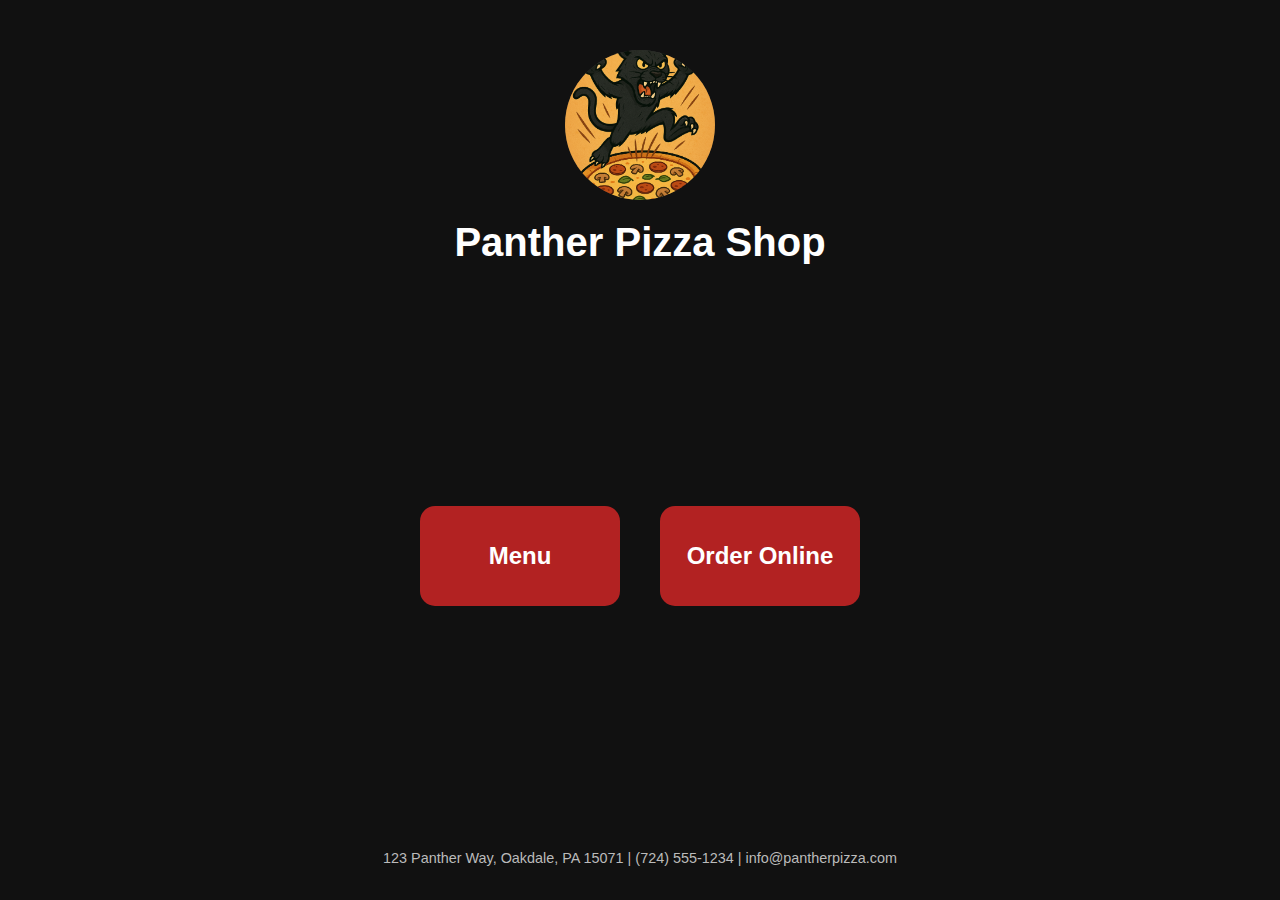
<file: index.html>
<!DOCTYPE html>
<html lang="en">
<head>
  <meta charset="UTF-8" />
  <meta name="viewport" content="width=device-width, initial-scale=1.0" />
  <title>Panther Pizza Shop</title>

  <!-- Link to external CSS -->
  <link rel="stylesheet" href="stylesheet.css" />
</head>
<body>
  <header>
    <div class="logo">
      <!-- Replace with your actual logo -->
      <img src="panther.png" alt="Panther Pizza Logo" />
    </div>
    <h1>Panther Pizza Shop</h1>
  </header>

  <main>
    <div class="button-container">
  <a href="menu.html" class="btn">Menu</a>
  <a href="#" class="btn">Order Online</a>
</div>

  </main>

  <footer>
    <p>123 Panther Way, Oakdale, PA 15071 | (724) 555-1234 | info@pantherpizza.com</p>
  </footer>
</body>
</html>
</file>
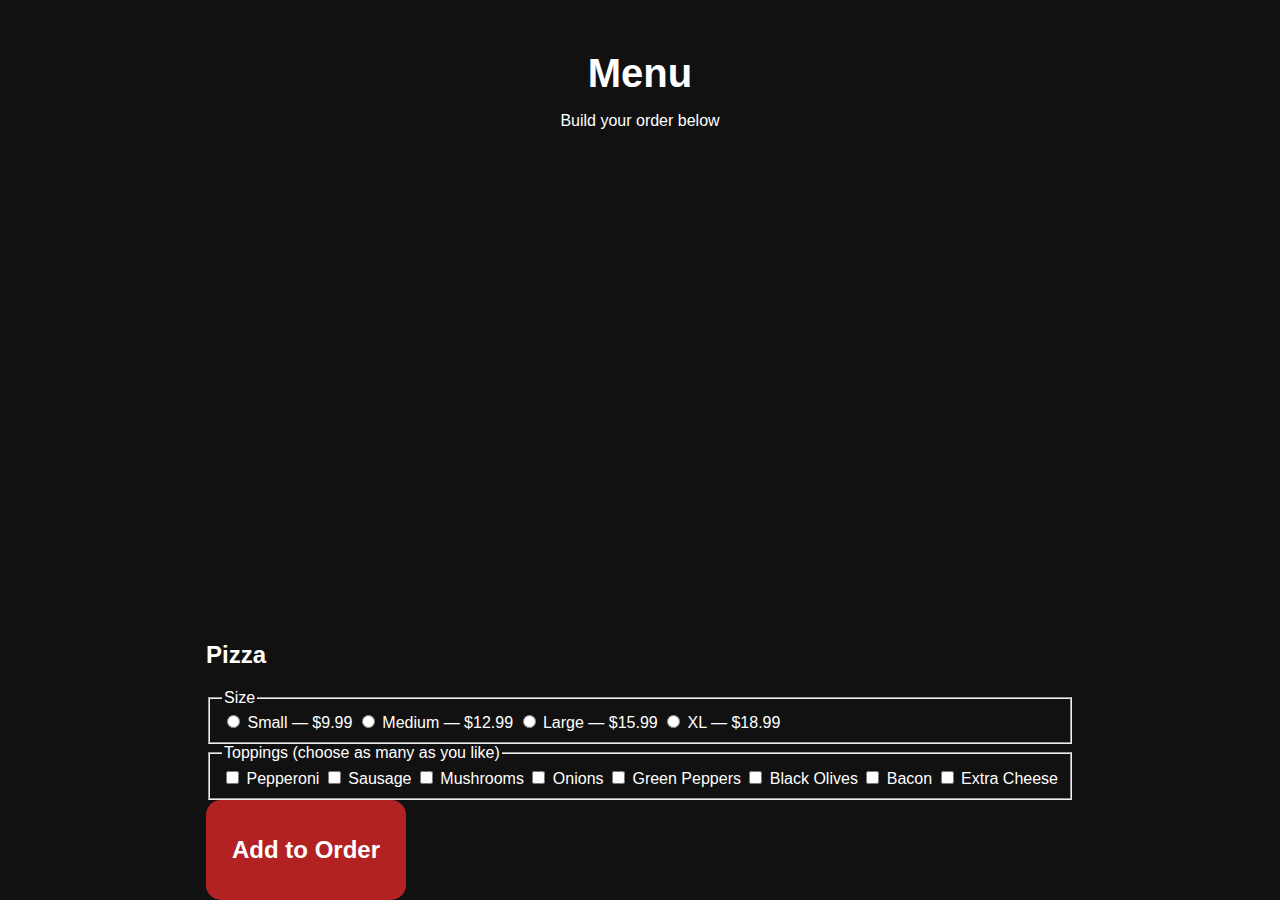
<file: menu.html>
<!DOCTYPE html>
<html lang="en">
<head>
  <meta charset="UTF-8" />
  <meta name="viewport" content="width=device-width, initial-scale=1.0"/>
  <title>Panther Pizza Shop — Menu</title>
  <link rel="stylesheet" href="stylesheet.css" />
</head>
<body>
  <header class="menu-header">
    <h1>Menu</h1>
    <p class="subhead">Build your order below</p>
  </header>

  <!-- SECTION 1: PIZZA -->
  <section class="menu-section" id="section-pizza">
    <h2>Pizza</h2>
    <form id="form-pizza">
      <fieldset>
        <legend>Size</legend>
        <label><input type="radio" name="size" value="Small ($9.99)" required> Small — $9.99</label>
        <label><input type="radio" name="size" value="Medium ($12.99)"> Medium — $12.99</label>
        <label><input type="radio" name="size" value="Large ($15.99)"> Large — $15.99</label>
        <label><input type="radio" name="size" value="XL ($18.99)"> XL — $18.99</label>
      </fieldset>

      <fieldset>
        <legend>Toppings (choose as many as you like)</legend>
        <div class="grid toppings">
          <label><input type="checkbox" name="toppings" value="Pepperoni"> Pepperoni</label>
          <label><input type="checkbox" name="toppings" value="Sausage"> Sausage</label>
          <label><input type="checkbox" name="toppings" value="Mushrooms"> Mushrooms</label>
          <label><input type="checkbox" name="toppings" value="Onions"> Onions</label>
          <label><input type="checkbox" name="toppings" value="Green Peppers"> Green Peppers</label>
          <label><input type="checkbox" name="toppings" value="Black Olives"> Black Olives</label>
          <label><input type="checkbox" name="toppings" value="Bacon"> Bacon</label>
          <label><input type="checkbox" name="toppings" value="Extra Cheese"> Extra Cheese</label>
        </div>
      </fieldset>

      <div class="actions">
        <button type="button" class="btn" data-add="pizza">Add to Order</
</file>
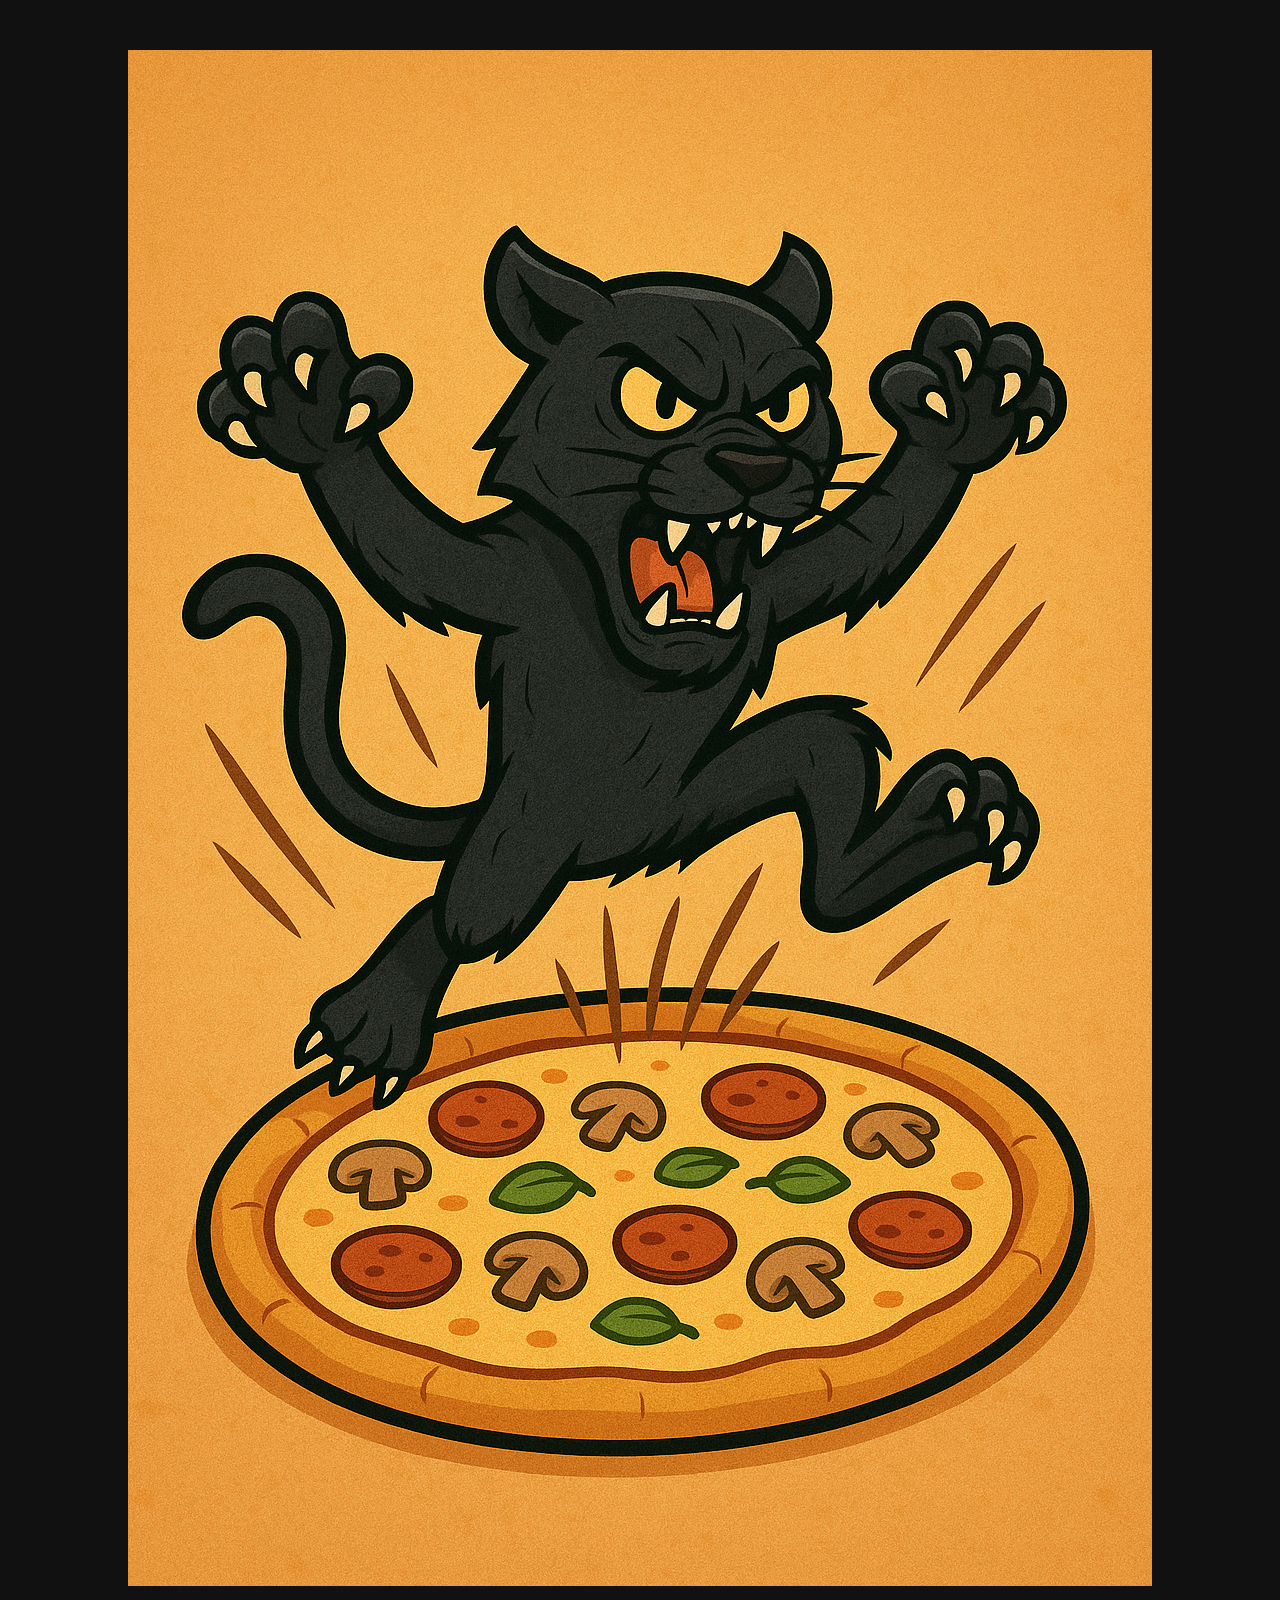
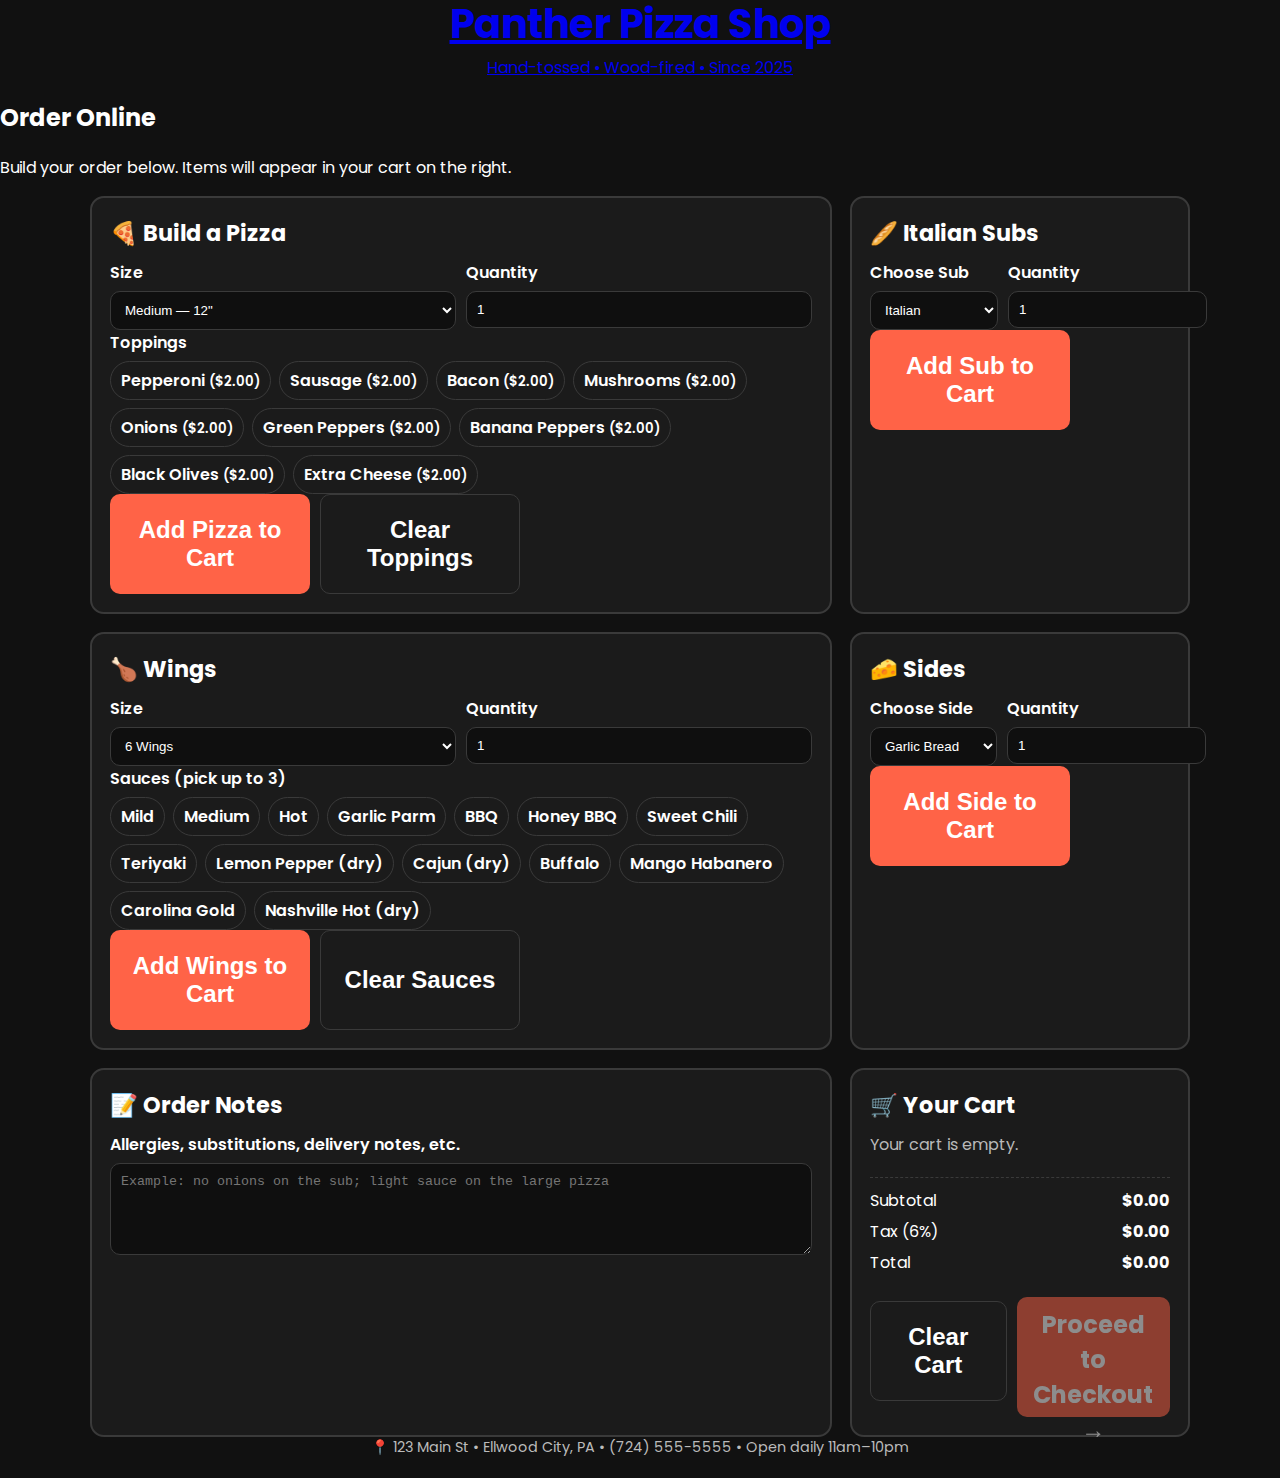
<file: order.html>
<!doctype html>
<html lang="en">
<head>
  <meta charset="utf-8" />
  <meta name="viewport" content="width=device-width, initial-scale=1" />
  <title>Panther Pizza Shop — Order Online</title>
  <meta name="description" content="Order Panther Pizza Shop online." />
  <link rel="preconnect" href="https://fonts.googleapis.com">
  <link rel="preconnect" href="https://fonts.gstatic.com" crossorigin>
  <link href="https://fonts.googleapis.com/css2?family=Poppins:wght@400;600;800&display=swap" rel="stylesheet">
  <link rel="stylesheet" href="stylesheet.css" />
  <style>
    /* Page-specific minimal layout (keeps your main stylesheet untouched) */
    .order-wrap{width:min(1100px,92%);margin:16px auto 0;display:grid;gap:18px}
    @media (min-width: 980px){.order-wrap{grid-template-columns:1fr 340px}}
    .panel{background:#1b1b1b;border:2px solid #3a3a3a;border-radius:14px;padding:18px;text-align:left}
    .panel h2{margin:0 0 10px;font-size:1.4rem}
    .row{display:grid;grid-template-columns:1fr 1fr;gap:10px}
    .row.full{grid-template-columns:1fr}
    .field{display:flex;flex-direction:column;gap:6px}
    label{font-weight:600}
    select, input[type="number"], input[type="text"], textarea{background:#0f0f0f;color:#fff;border:1px solid #3a3a3a;border-radius:10px;padding:10px}
    textarea{min-height:70px}
    .pill-list{display:flex;flex-wrap:wrap;gap:8px}
    .pill{border:1px solid #3a3a3a;padding:6px 10px;border-radius:999px;cursor:pointer;user-select:none}
    .pill input{display:none}
    .pill.active{border-color:#ff6347;box-shadow:0 0 0 2px rgba(255,99,71,.2) inset}

    .action{display:flex;gap:10px;align-items:center}
    .btn{background:#ff6347;border:none;color:#fff;font-weight:700;padding:10px 14px;border-radius:10px;cursor:pointer}
    .btn:disabled{opacity:.5;cursor:not-allowed}
    .ghost{background:transparent;border:1px solid #3a3a3a}

    /* Cart */
    .cart{position:sticky;top:12px}
    .cart-empty{color:#b9b9b9}
    .cart-items{display:flex;flex-direction:column;gap:10px;margin:10px 0}
    .cart-item{display:flex;justify-content:space-between;gap:10px;border:1px solid #2a2a2a;border-radius:10px;padding:10px}
    .cart-item .meta{color:#b9b9b9;font-size:.95rem}
    .cart-item .remove{background:transparent;border:1px solid #3a3a3a;color:#fff;border-radius:8px;padding:6px 8px;cursor:pointer}
    .totals{display:flex;flex-direction:column;gap:6px;border-top:1px dashed #3a3a3a;padding-top:10px}
    .totals div{display:flex;justify-content:space-between}
    .checkout{display:block;text-align:center;margin-top:12px;text-decoration:none}
    .checkout[aria-disabled="true"]{pointer-events:none;opacity:.5}
  </style>
</head>
<body>
  <div class="container" role="application">
    <header>
      <a class="brand" href="index.html" aria-label="Pizza Shop Home">
        <div class="brand-logo"><img src="panther.png" alt="Panther Pizza Logo"></div>
        <div>
          <h1>Panther Pizza Shop</h1>
          <div class="tag">Hand-tossed • Wood-fired • Since 2025</div>
        </div>
      </a>
    </header>

    <section class="hero" aria-labelledby="order-title">
      <h2 id="order-title">Order Online</h2>
      <p>Build your order below. Items will appear in your cart on the right.</p>

      <div class="order-wrap">
        <!-- LEFT: builders -->
        <div class="panel" aria-labelledby="pizza-builder">
          <h2 id="pizza-builder">🍕 Build a Pizza</h2>
          <div class="row">
            <div class="field">
              <label for="size">Size</label>
              <select id="size">
                <option value="S">Small — 10"</option>
                <option value="M" selected>Medium — 12"</option>
                <option value="L">Large — 14"</option>
                <option value="XL">X-Large — 16"</option>
              </select>
            </div>
            <div class="field">
              <label for="qty-pizza">Quantity</label>
              <input id="qty-pizza" type="number" min="1" step="1" value="1">
            </div>
          </div>
          <div class="row full">
            <div class="field">
              <label>Toppings</label>
              <div class="pill-list" id="toppings"></div>
            </div>
          </div>
          <div class="action">
            <button class="btn" id="add-pizza">Add Pizza to Cart</button>
            <button class="btn ghost" id="clear-toppings" type="button">Clear Toppings</button>
          </div>
        </div>

        <div class="panel" aria-labelledby="sub-builder">
          <h2 id="sub-builder">🥖 Italian Subs</h2>
          <div class="row">
            <div class="field">
              <label for="sub-type">Choose Sub</label>
              <select id="sub-type">
                <option value="Italian">Italian</option>
                <option value="Meatball Parm">Meatball Parm</option>
                <option value="Chicken Parm">Chicken Parm</option>
                <option value="Veggie">Veggie</option>
              </select>
            </div>
            <div class="field">
              <label for="qty-sub">Quantity</label>
              <input id="qty-sub" type="number" min="1" step="1" value="1">
            </div>
          </div>
          <div class="action">
            <button class="btn" id="add-sub">Add Sub to Cart</button>
          </div>
        </div>

        <div class="panel" aria-labelledby="wings-builder">
          <h2 id="wings-builder">🍗 Wings</h2>
          <div class="row">
            <div class="field">
              <label for="wings-size">Size</label>
              <select id="wings-size">
                <option value="6">6 Wings</option>
                <option value="12">12 Wings</option>
                <option value="24">24 Wings</option>
              </select>
            </div>
            <div class="field">
              <label for="qty-wings">Quantity</label>
              <input id="qty-wings" type="number" min="1" step="1" value="1">
            </div>
          </div>
          <div class="row full">
            <div class="field">
              <label>Sauces (pick up to 3)</label>
              <div class="pill-list" id="sauces"></div>
            </div>
          </div>
          <div class="action">
            <button class="btn" id="add-wings">Add Wings to Cart</button>
            <button class="btn ghost" id="clear-sauces" type="button">Clear Sauces</button>
          </div>
        </div>

        <div class="panel" aria-labelledby="sides-builder">
          <h2 id="sides-builder">🧀 Sides</h2>
          <div class="row">
            <div class="field">
              <label for="side-type">Choose Side</label>
              <select id="side-type">
                <option value="Garlic Bread">Garlic Bread</option>
                <option value="Cheesy Bread">Cheesy Bread</option>
                <option value="Meatballs (3)">Meatballs (3)</option>
                <option value="Side Salad">Side Salad</option>
              </select>
            </div>
            <div class="field">
              <label for="qty-side">Quantity</label>
              <input id="qty-side" type="number" min="1" step="1" value="1">
            </div>
          </div>
          <div class="action">
            <button class="btn" id="add-side">Add Side to Cart</button>
          </div>
        </div>

        <div class="panel" aria-labelledby="notes">
          <h2 id="notes">📝 Order Notes</h2>
          <div class="row full">
            <div class="field">
              <label for="notes-text">Allergies, substitutions, delivery notes, etc.</label>
              <textarea id="notes-text" placeholder="Example: no onions on the sub; light sauce on the large pizza"></textarea>
            </div>
          </div>
        </div>

        <!-- RIGHT: cart -->
        <aside class="panel cart" aria-labelledby="cart-title">
          <h2 id="cart-title">🛒 Your Cart</h2>
          <div id="cart-empty" class="cart-empty">Your cart is empty.</div>
          <div id="cart-items" class="cart-items" hidden></div>
          <div class="totals">
            <div><span>Subtotal</span><strong id="subtotal">$0.00</strong></div>
            <div><span>Tax (6%)</span><strong id="tax">$0.00</strong></div>
            <div><span>Total</span><strong id="total">$0.00</strong></div>
          </div>
          <div class="action" style="margin-top:10px">
            <button class="btn ghost" id="clear-cart" type="button">Clear Cart</button>
            <a class="btn checkout" id="checkout" href="checkout.html" aria-disabled="true">Proceed to Checkout →</a>
          </div>
        </aside>
      </div>
    </section>

    <footer>
      <span>📍 123 Main St • Ellwood City, PA • (724) 555-5555 • Open daily 11am–10pm</span>
    </footer>
  </div>

<script src="script.js"></script>

</body>
</html>
</file>
<file: stylesheet.css>
/* Panther Pizza Shop Styles */

body {
  font-family: 'Poppins', sans-serif;
  margin: 0;
  padding: 0;
  background-color: #111;
  color: #fff;
  display: flex;
  flex-direction: column;
  align-items: center;
  justify-content: space-between;
  min-height: 100vh;
}

/* Header */
header {
  text-align: center;
  margin-top: 50px;
   margin-bottom: 0;
  padding-bottom: 0;
}



.logo {
  width: 150px;
  height: 150px;
  margin: 0 auto 20px;
  background-color: #333;
  border-radius: 50%;
  display: flex;
  align-items: center;
  justify-content: center;
  overflow: hidden;

}

.logo img {
  width: 100%;
  height: 100%;
  object-fit: cover;
}

h1 {
  font-size: 2.5em;
  margin: 1px 0;
}

/* Buttons */
.button-container {
  display: flex;
  justify-content: center;
  gap: 40px;
  margin-top: 10px;
}

.btn {
  width: 200px;
  height: 100px;
  background-color: #b22222;
  border: none;
  color: white;
  font-size: 1.5em;
  font-weight: bold;
  border-radius: 15px;
  cursor: pointer;
  transition: background-color 0.3s ease, transform 0.2s ease;
}

.btn:hover {
  background-color: #ff4040;
  transform: scale(1.05);
}

/* Footer */
footer {
  text-align: center;
  font-size: 0.9em;
  margin-bottom: 20px;
  color: #bbb;
}

.btn {
  display: inline-flex;
  align-items: center;
  justify-content: center;
  text-decoration: none; /* removes underline for links */
}
</file>
